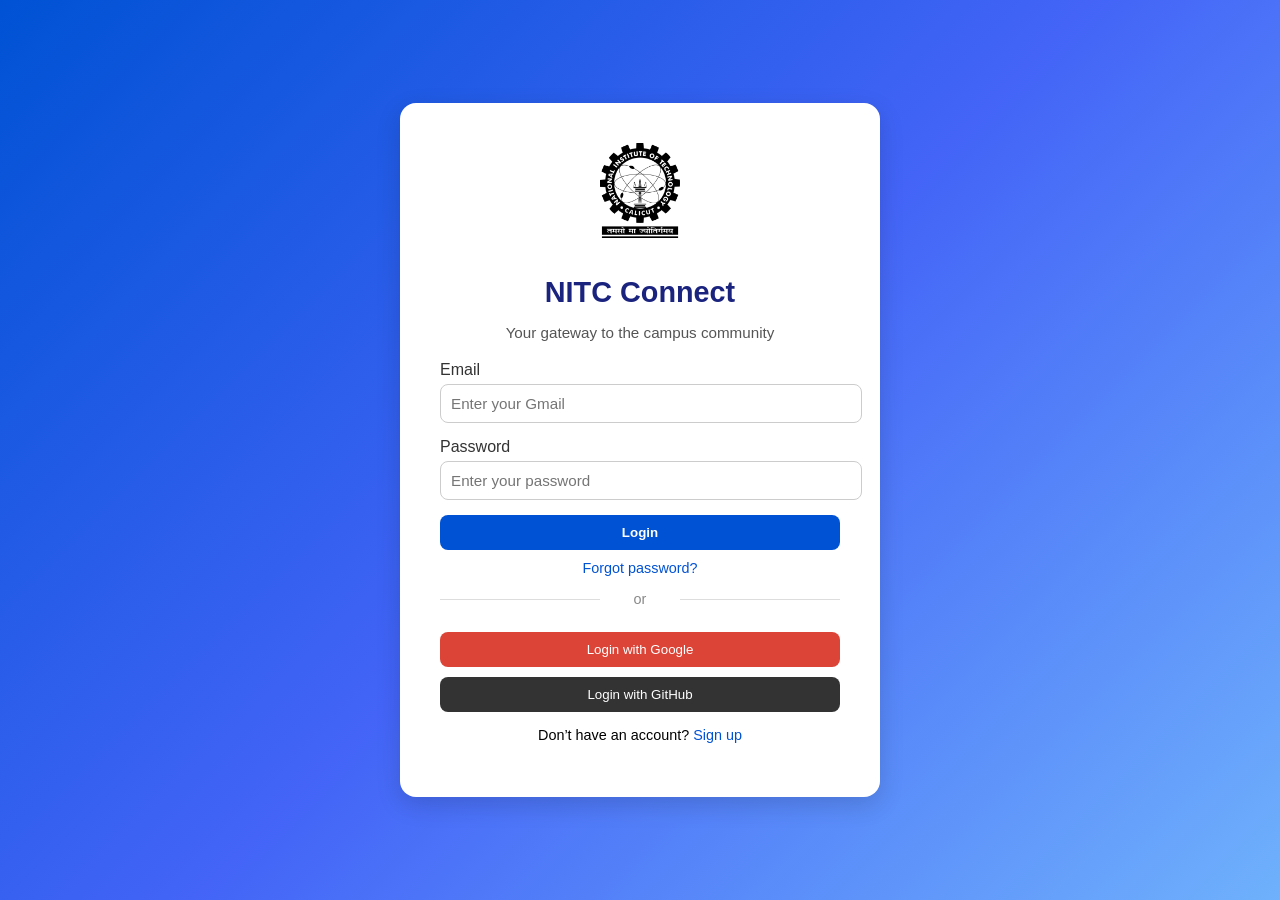
<file: index.html>
<!DOCTYPE html>
<html lang="en">
<head>
  <meta charset="UTF-8">
  <meta name="viewport" content="width=device-width, initial-scale=1.0">
  <title>NITC Connect - Login</title>
  <link rel="stylesheet" href="css/login.css">
</head>
<body>

  <div class="login-container">
    <div class="login-box">
      <img src="assets/images/nitc-logo.png" alt="NITC Logo" class="logo">
      <h2>NITC Connect</h2>
      <p class="subtitle">Your gateway to the campus community</p>

      <form id="loginForm">
        <div class="input-group">
          <label for="email">Email</label>
          <input type="email" id="email" placeholder="Enter your Gmail" required>
        </div>

        <div class="input-group">
          <label for="password">Password</label>
          <input type="password" id="password" placeholder="Enter your password" required>
        </div>

        <button type="submit" class="btn-login">Login</button>

        <p class="forgot-password"><a href="#">Forgot password?</a></p>

        <div class="divider">or</div>

        <div class="social-login">
          <button type="button" class="btn-social google">Login with Google</button>
          <button type="button" class="btn-social github">Login with GitHub</button>
        </div>
      </form>

      <p class="signup-text">Don’t have an account? <a href="#">Sign up</a></p>
    </div>
  </div>

  <script src="js/login.js" defer></script>
</body>
</html>
</file>
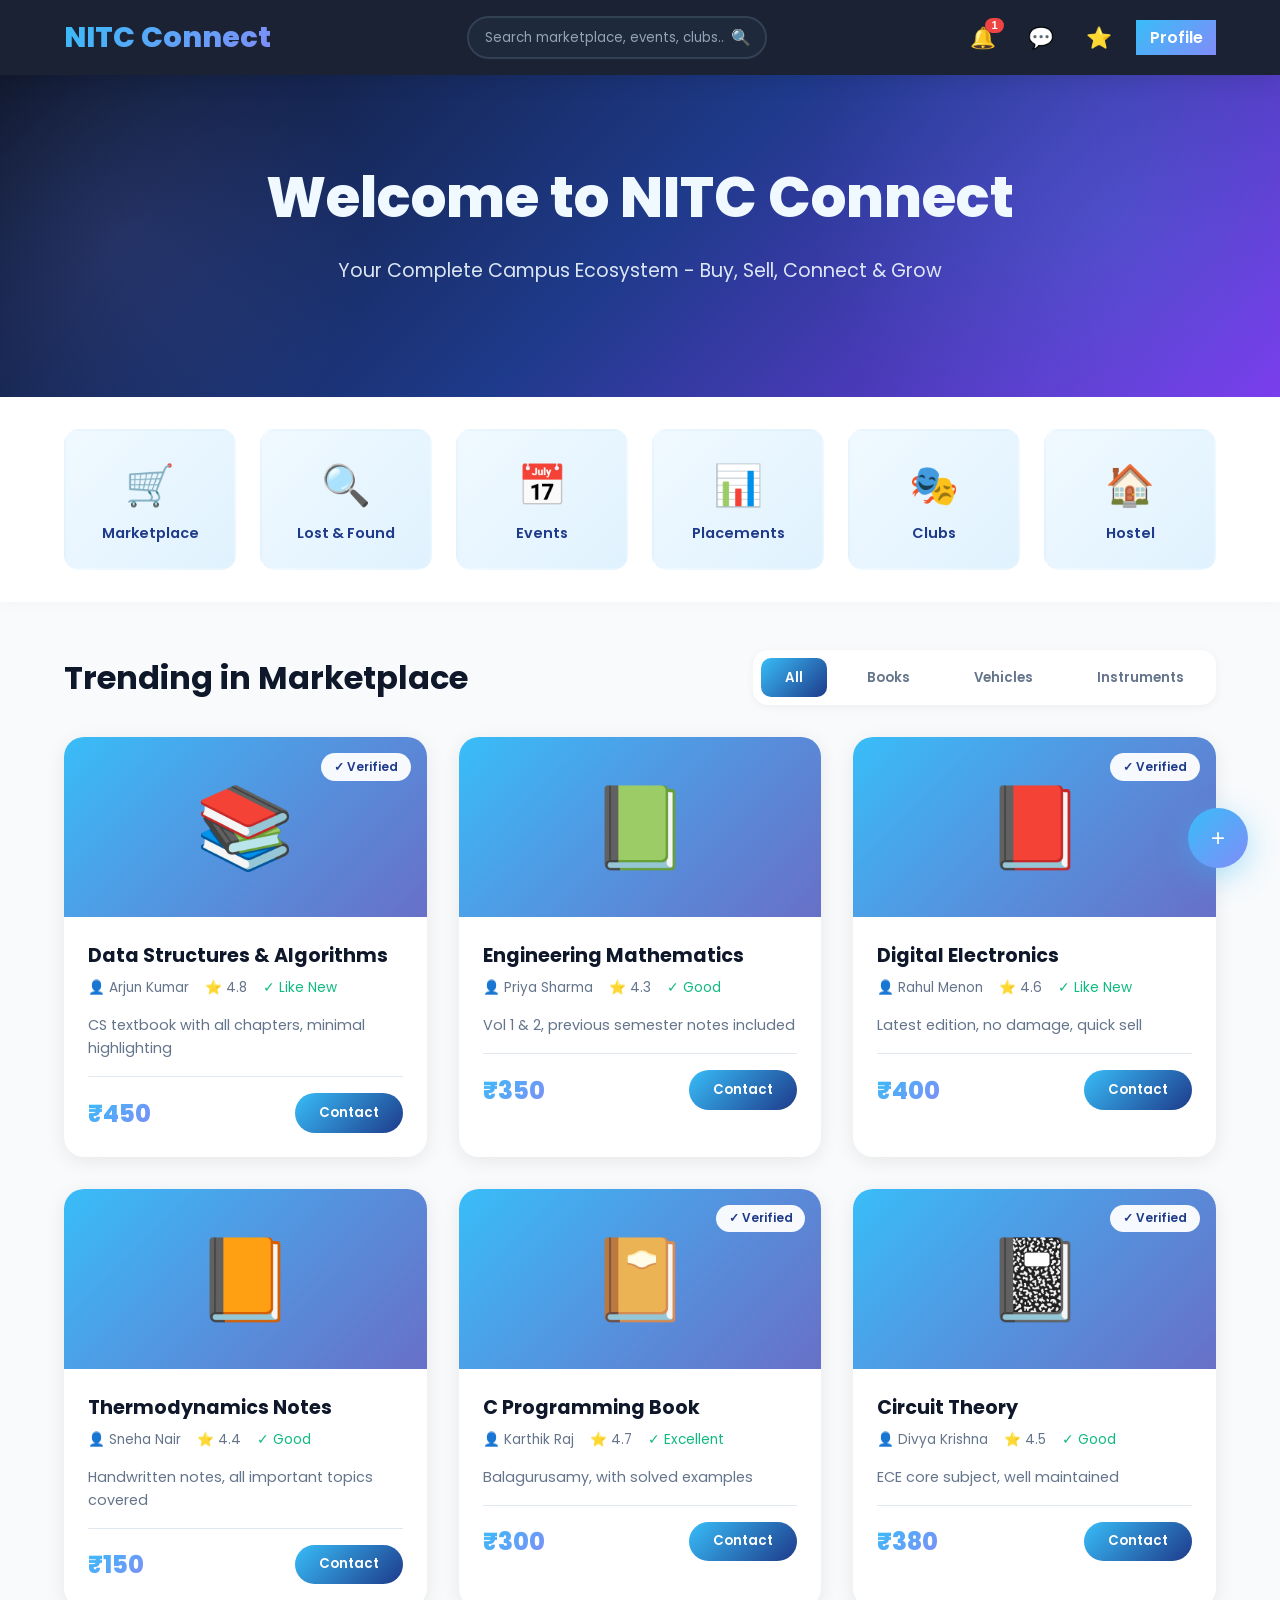
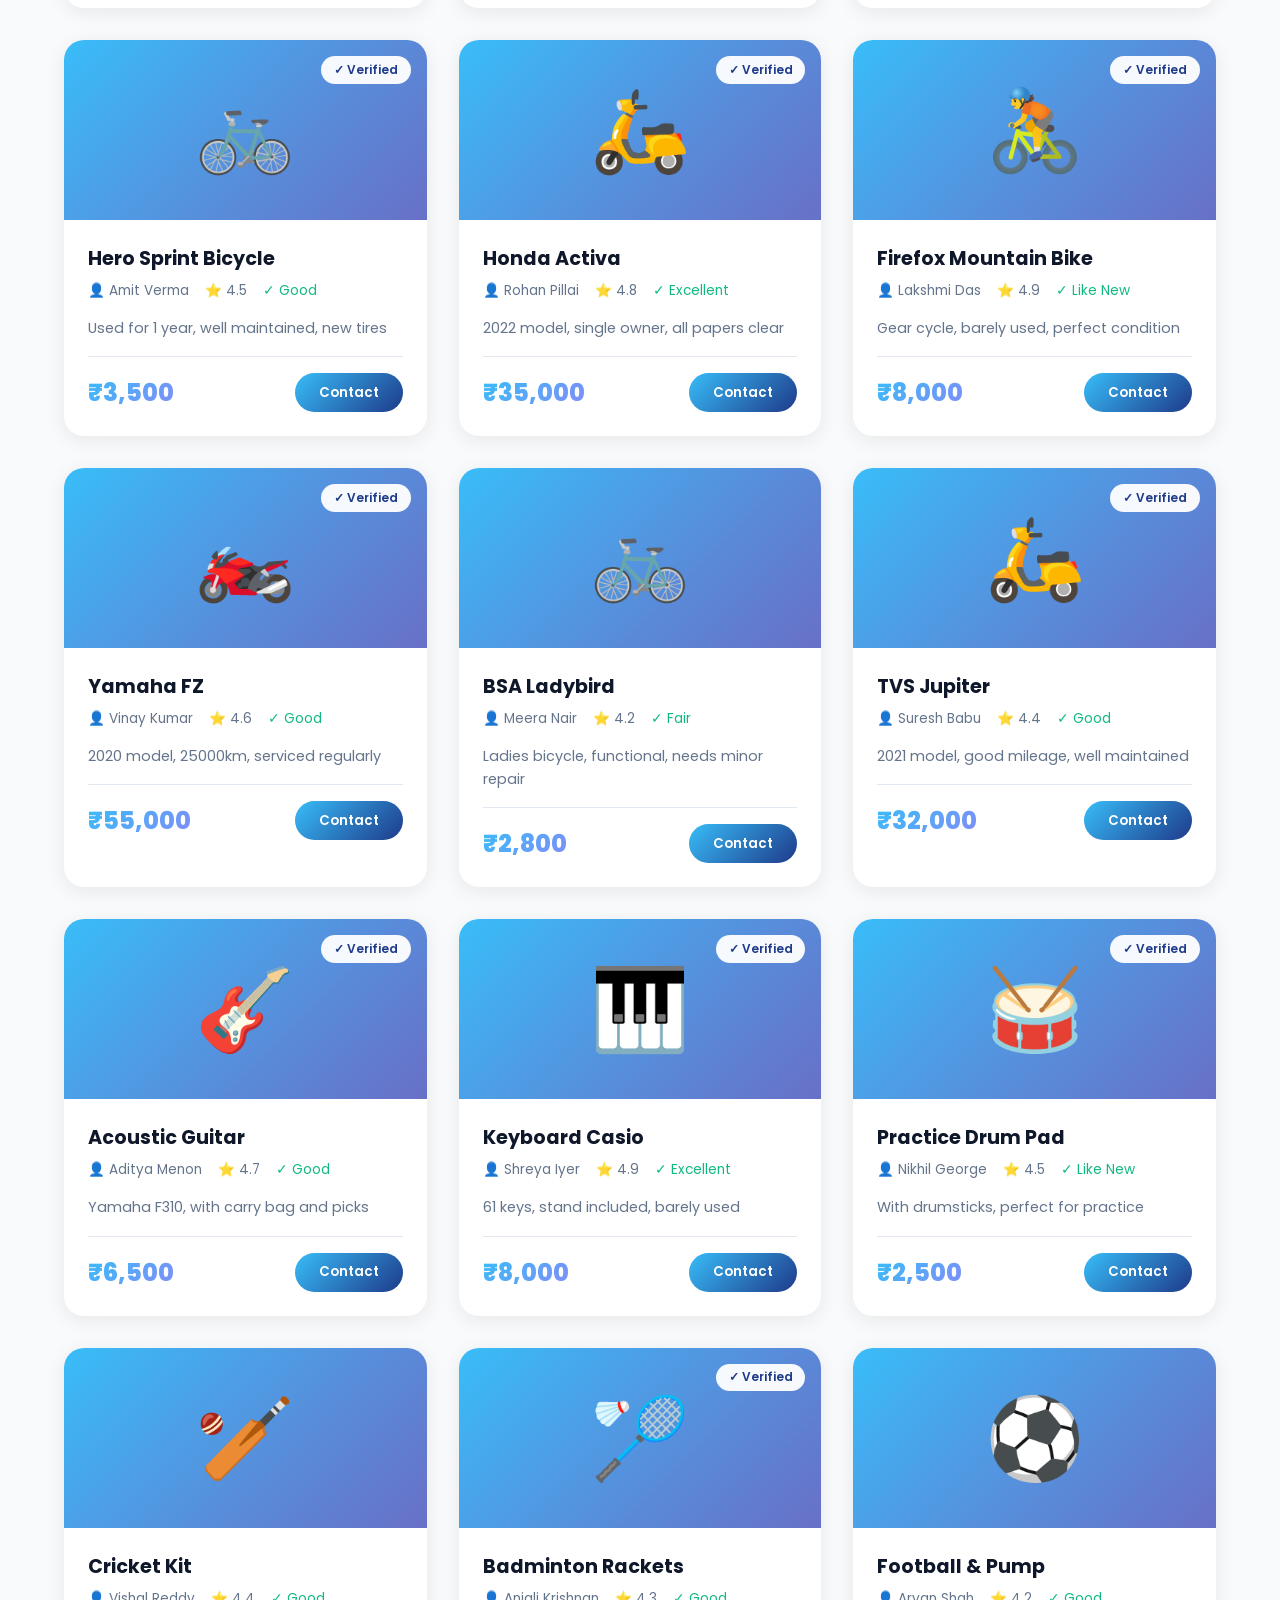
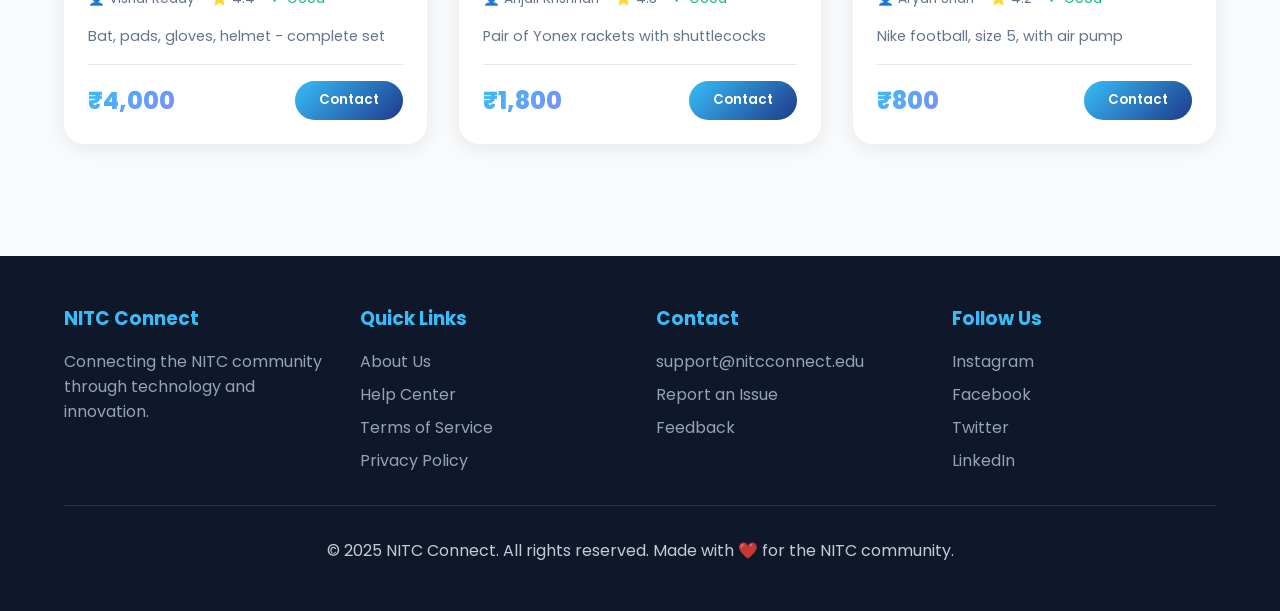
<file: index1.html>
<!DOCTYPE html>
<html lang="en">
<head>
  <meta charset="UTF-8">
  <meta name="viewport" content="width=device-width, initial-scale=1.0">
  <title>NITC Connect - Enhanced Campus Hub</title>
  <link href="https://fonts.googleapis.com/css2?family=Poppins:wght@300;400;500;600;700;800&display=swap" rel="stylesheet">
  <link rel="stylesheet" href="css/styles.css">
</head>

<body>
  <!-- MAIN WEBSITE CONTENT -->
  <nav>
    <div class="logo">NITC Connect</div>
    <div class="nav-center">
      <div class="search-bar">
        <input type="text" placeholder="Search marketplace, events, clubs...">
        <span class="search-icon">🔍</span>
      </div>
    </div>
    <div class="nav-actions">
      <button class="icon-btn">
        🔔
        <span class="badge">1</span>
      </button>
      <button class="icon-btn">💬</button>
      <button class="icon-btn">⭐</button>
      <div class="user-avatar">Profile</div>
    </div>
  </nav>

  <section class="hero">
    <h1>Welcome to NITC Connect</h1>
    <p>Your Complete Campus Ecosystem - Buy, Sell, Connect & Grow</p>
  </section>

  <section class="quick-access">
    <div class="quick-grid">
      <div class="quick-card" onclick="loadSection('marketplace')">
        <div class="quick-icon">🛒</div>
        <div class="quick-label">Marketplace</div>
      </div>
      <div class="quick-card" onclick="loadSection('lost-found')">
        <div class="quick-icon">🔍</div>
        <div class="quick-label">Lost & Found</div>
      </div>
      <div class="quick-card" onclick="loadSection('events')">
        <div class="quick-icon">📅</div>
        <div class="quick-label">Events</div>
      </div>
      <div class="quick-card" onclick="loadSection('placement')">
        <div class="quick-icon">📊</div>
        <div class="quick-label">Placements</div>
      </div>
      <div class="quick-card" onclick="loadSection('clubs')">
        <div class="quick-icon">🎭</div>
        <div class="quick-label">Clubs</div>
      </div>
      <div class="quick-card" onclick="loadSection('hostel')">
        <div class="quick-icon">🏠</div>
        <div class="quick-label">Hostel</div>
      </div>
    </div>
  </section>

  <section class="main-content">
    <div class="section-header">
      <h2 class="section-title" id="sectionTitle">Trending in Marketplace</h2>
      <div class="filter-tabs">
        <button class="tab active" onclick="filterItems('all')">All</button>
        <button class="tab" onclick="filterItems('books')">Books</button>
        <button class="tab" onclick="filterItems('vehicles')">Vehicles</button>
        <button class="tab" onclick="filterItems('instruments')">Instruments</button>
      </div>
    </div>

    <div class="cards-grid" id="cardsGrid">
    </div>
  </section>

  <button class="fab" onclick="showAddItemModal()">+</button>
  <button class="scroll-top" id="scrollTop" onclick="scrollToTop()">↑</button>

  <footer>
    <div class="footer-content">
      <div class="footer-section">
        <h3>NITC Connect</h3>
        <p style="color: #94A3B8; margin-top: 1rem;">Connecting the NITC community through technology and innovation.</p>
      </div>
      <div class="footer-section">
        <h3>Quick Links</h3>
        <div class="footer-links">
          <a href="#">About Us</a>
          <a href="#">Help Center</a>
          <a href="#">Terms of Service</a>
          <a href="#">Privacy Policy</a>
        </div>
      </div>
      <div class="footer-section">
        <h3>Contact</h3>
        <div class="footer-links">
          <a href="mailto:support@nitcconnect.edu">support@nitcconnect.edu</a>
          <a href="#">Report an Issue</a>
          <a href="#">Feedback</a>
        </div>
      </div>
      <div class="footer-section">
        <h3>Follow Us</h3>
        <div class="footer-links">
          <a href="#">Instagram</a>
          <a href="#">Facebook</a>
          <a href="#">Twitter</a>
          <a href="#">LinkedIn</a>
        </div>
      </div>
    </div>
    <div class="footer-bottom">
      <p>&copy; 2025 NITC Connect. All rights reserved. Made with ❤️ for the NITC community.</p>
    </div>
  </footer>

  <script>
    function loadSection(section) {
      document.getElementById("sectionTitle").innerText = `Trending in ${section.charAt(0).toUpperCase() + section.slice(1)}`;
    }

    function filterItems(category) {
      console.log("Filter by:", category);
    }

    function showAddItemModal() {
      alert("Add item modal coming soon!");
    }

    function scrollToTop() {
      window.scrollTo({ top: 0, behavior: "smooth" });
    }
  </script>
  <script src="js/script.js" defer></script>

</body>
</html>
</file>
<file: css/login.css>
/* General Page Layout */
body {
  font-family: 'Poppins', sans-serif;
  background: linear-gradient(135deg, #0052D4, #4364F7, #6FB1FC);
  display: flex;
  justify-content: center;
  align-items: center;
  height: 100vh;
  margin: 0;
}

/* Container */
.login-container {
  width: 100%;
  max-width: 400px;
  background: #fff;
  padding: 2.5rem;
  border-radius: 16px;
  box-shadow: 0 8px 25px rgba(0, 0, 0, 0.15);
  text-align: center;
}

/* Logo and Titles */
.logo {
  width: 80px;
  margin-bottom: 10px;
}
h2 {
  margin-bottom: 5px;
  font-size: 1.8rem;
  color: #1a237e;
}
.subtitle {
  color: #555;
  font-size: 0.95rem;
  margin-bottom: 20px;
}

/* Input Fields */
.input-group {
  text-align: left;
  margin-bottom: 15px;
}
.input-group label {
  display: block;
  font-weight: 500;
  color: #333;
  margin-bottom: 5px;
}
.input-group input {
  width: 100%;
  padding: 10px;
  border-radius: 8px;
  border: 1px solid #ccc;
  outline: none;
  font-size: 0.95rem;
}
.input-group input:focus {
  border-color: #0052D4;
}

/* Buttons */
.btn-login {
  width: 100%;
  padding: 10px;
  background: #0052D4;
  color: white;
  font-weight: 600;
  border: none;
  border-radius: 8px;
  cursor: pointer;
  transition: background 0.3s;
}
.btn-login:hover {
  background: #003c9e;
}

/* Extra Links */
.forgot-password {
  margin: 10px 0;
  font-size: 0.9rem;
}
.forgot-password a {
  color: #0052D4;
  text-decoration: none;
}
.forgot-password a:hover {
  text-decoration: underline;
}

/* Divider */
.divider {
  margin: 15px 0;
  font-size: 0.9rem;
  color: #888;
  position: relative;
}
.divider::before,
.divider::after {
  content: "";
  position: absolute;
  width: 40%;
  height: 1px;
  background: #ddd;
  top: 50%;
}
.divider::before {
  left: 0;
}
.divider::after {
  right: 0;
}

/* Social Buttons */
.btn-social {
  width: 100%;
  padding: 10px;
  border-radius: 8px;
  font-weight: 500;
  border: none;
  margin-top: 10px;
  cursor: pointer;
}
.google {
  background: #db4437;
  color: white;
}
.github {
  background: #333;
  color: white;
}
.btn-social:hover {
  opacity: 0.9;
}

/* Signup text */
.signup-text {
  margin-top: 15px;
  font-size: 0.9rem;
}
.signup-text a {
  color: #0052D4;
  text-decoration: none;
}
.signup-text a:hover {
  text-decoration: underline;
}
</file>
<file: css/styles.css>
* {
    margin: 0;
    padding: 0;
    box-sizing: border-box;
}

body {
    font-family: 'Poppins', sans-serif;
    background: #F8FAFC;
    color: #0F172A;
    overflow-x: hidden;
}

/* Navigation */
nav {
    background: rgba(15, 23, 42, 0.95);
    backdrop-filter: blur(10px);
    padding: 1rem 5%;
    display: flex;
    justify-content: space-between;
    align-items: center;
    box-shadow: 0 4px 20px rgba(0, 0, 0, 0.1);
    position: sticky;
    top: 0;
    z-index: 1000;
}

.logo {
    font-size: 1.8rem;
    font-weight: 800;
    background: linear-gradient(135deg, #38BDF8, #818CF8);
    -webkit-background-clip: text;
    -webkit-text-fill-color: transparent;
    background-clip: text;
}

.nav-center {
    display: flex;
    gap: 2rem;
    align-items: center;
}

.search-bar {
    position: relative;
    display: flex;
    align-items: center;
}

.search-bar input {
    padding: 0.6rem 2.5rem 0.6rem 1rem;
    border: 2px solid #334155;
    border-radius: 25px;
    background: #1E293B;
    color: #F1F5F9;
    width: 300px;
    transition: all 0.3s;
    font-family: 'Poppins', sans-serif;
}

.search-bar input:focus {
    outline: none;
    border-color: #38BDF8;
    width: 400px;
}

.search-bar input::placeholder {
    color: #94A3B8;
}

.search-icon {
    position: absolute;
    right: 1rem;
    color: #94A3B8;
    pointer-events: none;
}

.nav-actions {
    display: flex;
    gap: 1rem;
    align-items: center;
}

.icon-btn {
    background: none;
    border: none;
    color: #F1F5F9;
    font-size: 1.3rem;
    cursor: pointer;
    padding: 0.5rem;
    border-radius: 50%;
    transition: all 0.3s;
    position: relative;
}

.icon-btn:hover {
    background: #334155;
    transform: scale(1.1);
}

.badge {
    position: absolute;
    top: 0;
    right: 0;
    background: #EF4444;
    color: white;
    font-size: 0.7rem;
    padding: 0.1rem 0.4rem;
    border-radius: 10px;
    font-weight: 600;
}

.user-avatar {
    width: 80px;
    height: 35px;
    border-radius: 0%;
    background: linear-gradient(135deg, #38BDF8, #818CF8);
    display: flex;
    align-items: center;
    justify-content: center;
    color: white;
    font-weight: 600;
    cursor: pointer;
    transition: all 0.3s;
}

.user-avatar:hover {
    transform: scale(1.1);
    box-shadow: 0 0 20px rgba(56, 189, 248, 0.5);
}

/* Hero Section */
.hero {
    background: linear-gradient(135deg, #0F172A 0%, #1E3A8A 50%, #7C3AED 100%);
    padding: 5rem 5%;
    text-align: center;
    color: #F0F9FF;
    position: relative;
    overflow: hidden;
}

.hero::before {
    content: '';
    position: absolute;
    top: -50%;
    right: -10%;
    width: 600px;
    height: 600px;
    background: radial-gradient(circle, #38BDF8 0%, transparent 70%);
    opacity: 0.15;
    animation: pulse 4s ease-in-out infinite;
}

.hero::after {
    content: '';
    position: absolute;
    bottom: -30%;
    left: -10%;
    width: 500px;
    height: 500px;
    background: radial-gradient(circle, #818CF8 0%, transparent 70%);
    opacity: 0.15;
    animation: pulse 4s ease-in-out infinite 2s;
}

@keyframes pulse {
    0%, 100% { transform: scale(1); opacity: 0.15; }
    50% { transform: scale(1.1); opacity: 0.25; }
}

.hero h1 {
    font-size: 3.5rem;
    font-weight: 800;
    margin-bottom: 1rem;
    animation: fadeInUp 1s ease;
    position: relative;
    z-index: 1;
}

.hero p {
    font-size: 1.2rem;
    margin-bottom: 2rem;
    opacity: 0.9;
    animation: fadeInUp 1s ease 0.2s backwards;
    position: static;
    z-index: 1;
}

.stats-container {
    display: flex;
    justify-content: center;
    gap: 3rem;
    margin-top: 3rem;
    position: relative;
    z-index: 1;
    animation: fadeInUp 1s ease 0.4s backwards;
}

.stat-item {
    text-align: center;
}

.stat-number {
    font-size: 2.5rem;
    font-weight: 800;
    background: linear-gradient(135deg, #38BDF8, #818CF8);
    -webkit-background-clip: text;
    -webkit-text-fill-color: transparent;
    background-clip: text;
}

.stat-label {
    font-size: 0.9rem;
    opacity: 0.8;
    margin-top: 0.3rem;
}

@keyframes fadeInUp {
    from {
        opacity: 0;
        transform: translateY(30px);
    }
    to {
        opacity: 1;
        transform: translateY(0);
    }
}

/* Quick Access */
.quick-access {
    background: white;
    padding: 2rem 5%;
    box-shadow: 0 -4px 20px rgba(0, 0, 0, 0.05);
}

.quick-grid {
    display: grid;
    grid-template-columns: repeat(auto-fit, minmax(150px, 1fr));
    gap: 1.5rem;
    max-width: 1400px;
    margin: 0 auto;
}

.quick-card {
    background: linear-gradient(135deg, #F0F9FF 0%, #E0F2FE 100%);
    padding: 1.5rem;
    border-radius: 15px;
    text-align: center;
    cursor: pointer;
    transition: all 0.3s;
    border: 2px solid transparent;
}

.quick-card:hover {
    transform: translateY(-5px);
    border-color: #38BDF8;
    box-shadow: 0 10px 30px rgba(56, 189, 248, 0.2);
}

.quick-icon {
    font-size: 2.5rem;
    margin-bottom: 0.5rem;
}

.quick-label {
    color: #1E3A8A;
    font-weight: 600;
    font-size: 0.9rem;
}

/* Main Content */
.main-content {
    padding: 3rem 5%;
    max-width: 1400px;
    margin: 0 auto;
}

.section-header {
    display: flex;
    justify-content: space-between;
    align-items: center;
    margin-bottom: 2rem;
}

.section-title {
    font-size: 2rem;
    font-weight: 700;
    color: #0F172A;
}

.filter-tabs {
    display: flex;
    gap: 1rem;
    background: white;
    padding: 0.5rem;
    border-radius: 15px;
    box-shadow: 0 2px 10px rgba(0, 0, 0, 0.05);
}

.tab {
    padding: 0.6rem 1.5rem;
    border: none;
    background: none;
    color: #64748B;
    font-weight: 600;
    cursor: pointer;
    border-radius: 10px;
    transition: all 0.3s;
    font-family: 'Poppins', sans-serif;
}

.tab.active {
    background: linear-gradient(135deg, #38BDF8, #1E3A8A);
    color: white;
}

.tab:hover:not(.active) {
    background: #F1F5F9;
}

/* Enhanced Cards */
.cards-grid {
    display: grid;
    grid-template-columns: repeat(auto-fill, minmax(320px, 1fr));
    gap: 2rem;
    margin-top: 2rem;
}

.enhanced-card {
    background: white;
    border-radius: 20px;
    overflow: hidden;
    box-shadow: 0 4px 20px rgba(0, 0, 0, 0.08);
    transition: all 0.3s;
    cursor: pointer;
}

.enhanced-card:hover {
    transform: translateY(-8px);
    box-shadow: 0 12px 40px rgba(56, 189, 248, 0.15);
}

.card-image {
    height: 180px;
    background: linear-gradient(135deg, #38BDF8, #818CF8);
    display: flex;
    align-items: center;
    justify-content: center;
    font-size: 4rem;
    position: relative;
    overflow: hidden;
}

.card-image::after {
    content: '';
    position: absolute;
    top: 0;
    left: 0;
    right: 0;
    bottom: 0;
    background: linear-gradient(135deg, transparent 0%, rgba(0,0,0,0.2) 100%);
}

.card-badge {
    position: absolute;
    top: 1rem;
    right: 1rem;
    background: rgba(255, 255, 255, 0.95);
    color: #1E3A8A;
    padding: 0.3rem 0.8rem;
    border-radius: 20px;
    font-size: 0.75rem;
    font-weight: 600;
    z-index: 1;
}

.card-content {
    padding: 1.5rem;
}

.card-title {
    font-size: 1.2rem;
    font-weight: 700;
    color: #0F172A;
    margin-bottom: 0.5rem;
}

.card-meta {
    display: flex;
    gap: 1rem;
    margin-bottom: 1rem;
    flex-wrap: wrap;
}

.meta-item {
    display: flex;
    align-items: center;
    gap: 0.3rem;
    color: #64748B;
    font-size: 0.85rem;
}

.card-description {
    color: #64748B;
    font-size: 0.9rem;
    line-height: 1.6;
    margin-bottom: 1rem;
}

.card-footer {
    display: flex;
    justify-content: space-between;
    align-items: center;
    padding-top: 1rem;
    border-top: 1px solid #E2E8F0;
}

.price-tag {
    font-size: 1.5rem;
    font-weight: 800;
    background: linear-gradient(135deg, #38BDF8, #818CF8);
    -webkit-background-clip: text;
    -webkit-text-fill-color: transparent;
    background-clip: text;
}

.action-btn {
    background: linear-gradient(135deg, #38BDF8, #1E3A8A);
    color: white;
    border: none;
    padding: 0.6rem 1.5rem;
    border-radius: 20px;
    font-weight: 600;
    cursor: pointer;
    transition: all 0.3s;
    font-family: 'Poppins', sans-serif;
}

.action-btn:hover {
    transform: scale(1.05);
    box-shadow: 0 5px 15px rgba(56, 189, 248, 0.4);
}

/* Floating Action Button */
.fab {
    position: fixed;
    bottom: 2rem;
    right: 2rem;
    width: 60px;
    height: 60px;
    border-radius: 50%;
    background: linear-gradient(135deg, #38BDF8, #818CF8);
    color: white;
    border: none;
    font-size: 1.5rem;
    cursor: pointer;
    box-shadow: 0 8px 30px rgba(56, 189, 248, 0.4);
    transition: all 0.3s;
    display: flex;
    align-items: center;
    justify-content: center;
    z-index: 999;
}

.fab:hover {
    transform: scale(1.1) rotate(90deg);
    box-shadow: 0 12px 40px rgba(56, 189, 248, 0.6);
}

/* Scroll to Top */
.scroll-top {
    position: fixed;
    bottom: 2rem;
    left: 2rem;
    width: 50px;
    height: 50px;
    border-radius: 50%;
    background: #1E293B;
    color: white;
    border: none;
    font-size: 1.2rem;
    cursor: pointer;
    opacity: 0;
    transition: all 0.3s;
    display: flex;
    align-items: center;
    justify-content: center;
    z-index: 999;
}

.scroll-top.visible {
    opacity: 1;
}

.scroll-top:hover {
    background: #38BDF8;
    transform: translateY(-5px);
}

/* Footer */
footer {
    background: #0F172A;
    color: #F0F9FF;
    padding: 3rem 5%;
    margin-top: 4rem;
}

.footer-content {
    max-width: 1400px;
    margin: 0 auto;
    display: grid;
    grid-template-columns: repeat(auto-fit, minmax(250px, 1fr));
    gap: 2rem;
}

.footer-section h3 {
    margin-bottom: 1rem;
    color: #38BDF8;
}

.footer-links {
    display: flex;
    flex-direction: column;
    gap: 0.5rem;
}

.footer-links a {
    color: #94A3B8;
    text-decoration: none;
    transition: color 0.3s;
}

.footer-links a:hover {
    color: #38BDF8;
}

.footer-bottom {
    text-align: center;
    margin-top: 2rem;
    padding-top: 2rem;
    border-top: 1px solid #334155;
    opacity: 0.8;
}

/* Responsive */
@media (max-width: 768px) {
    .hero h1 {
        font-size: 2rem;
    }

    .stats-container {
        flex-direction: column;
        gap: 1.5rem;
    }

    .search-bar input {
        width: 200px;
    }

    .search-bar input:focus {
        width: 250px;
    }

    .nav-center {
        display: none;
    }

    .cards-grid {
        grid-template-columns: 1fr;
    }

    .filter-tabs {
        overflow-x: auto;
    }
}
</file>
